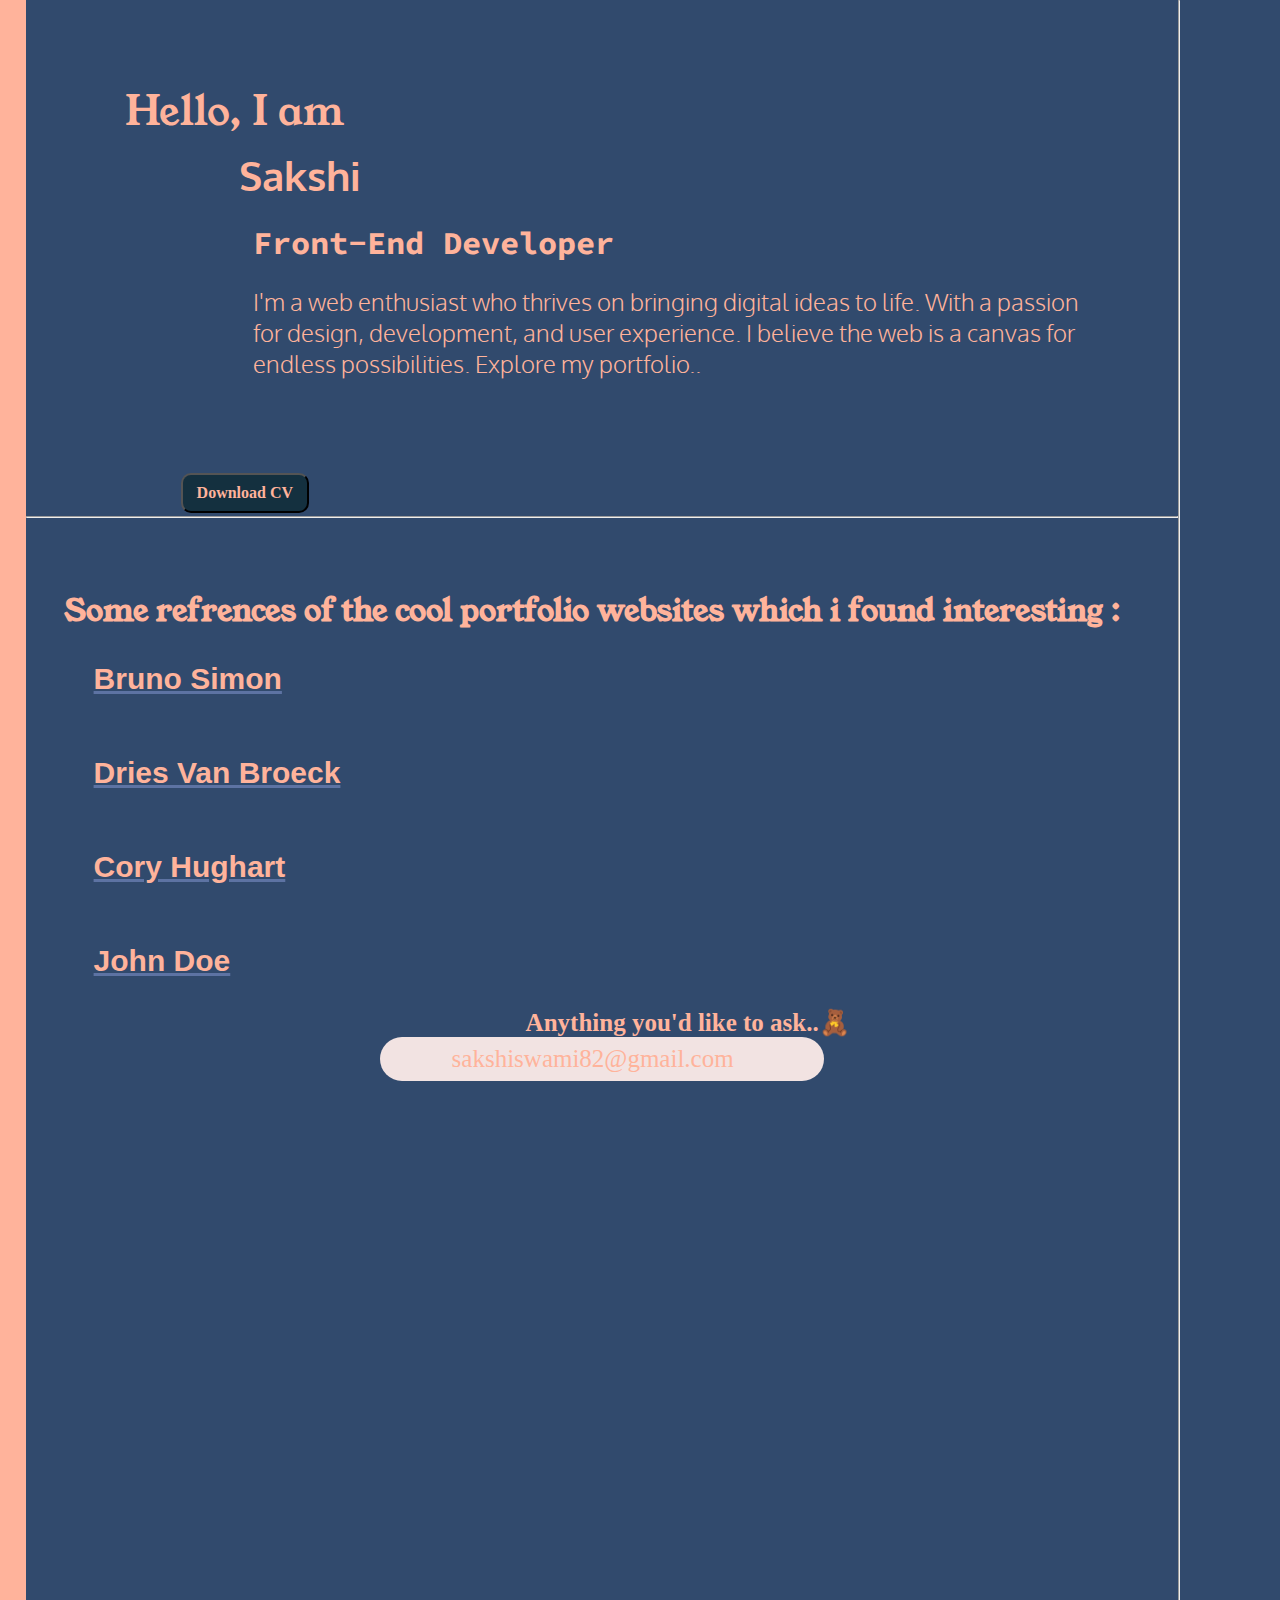
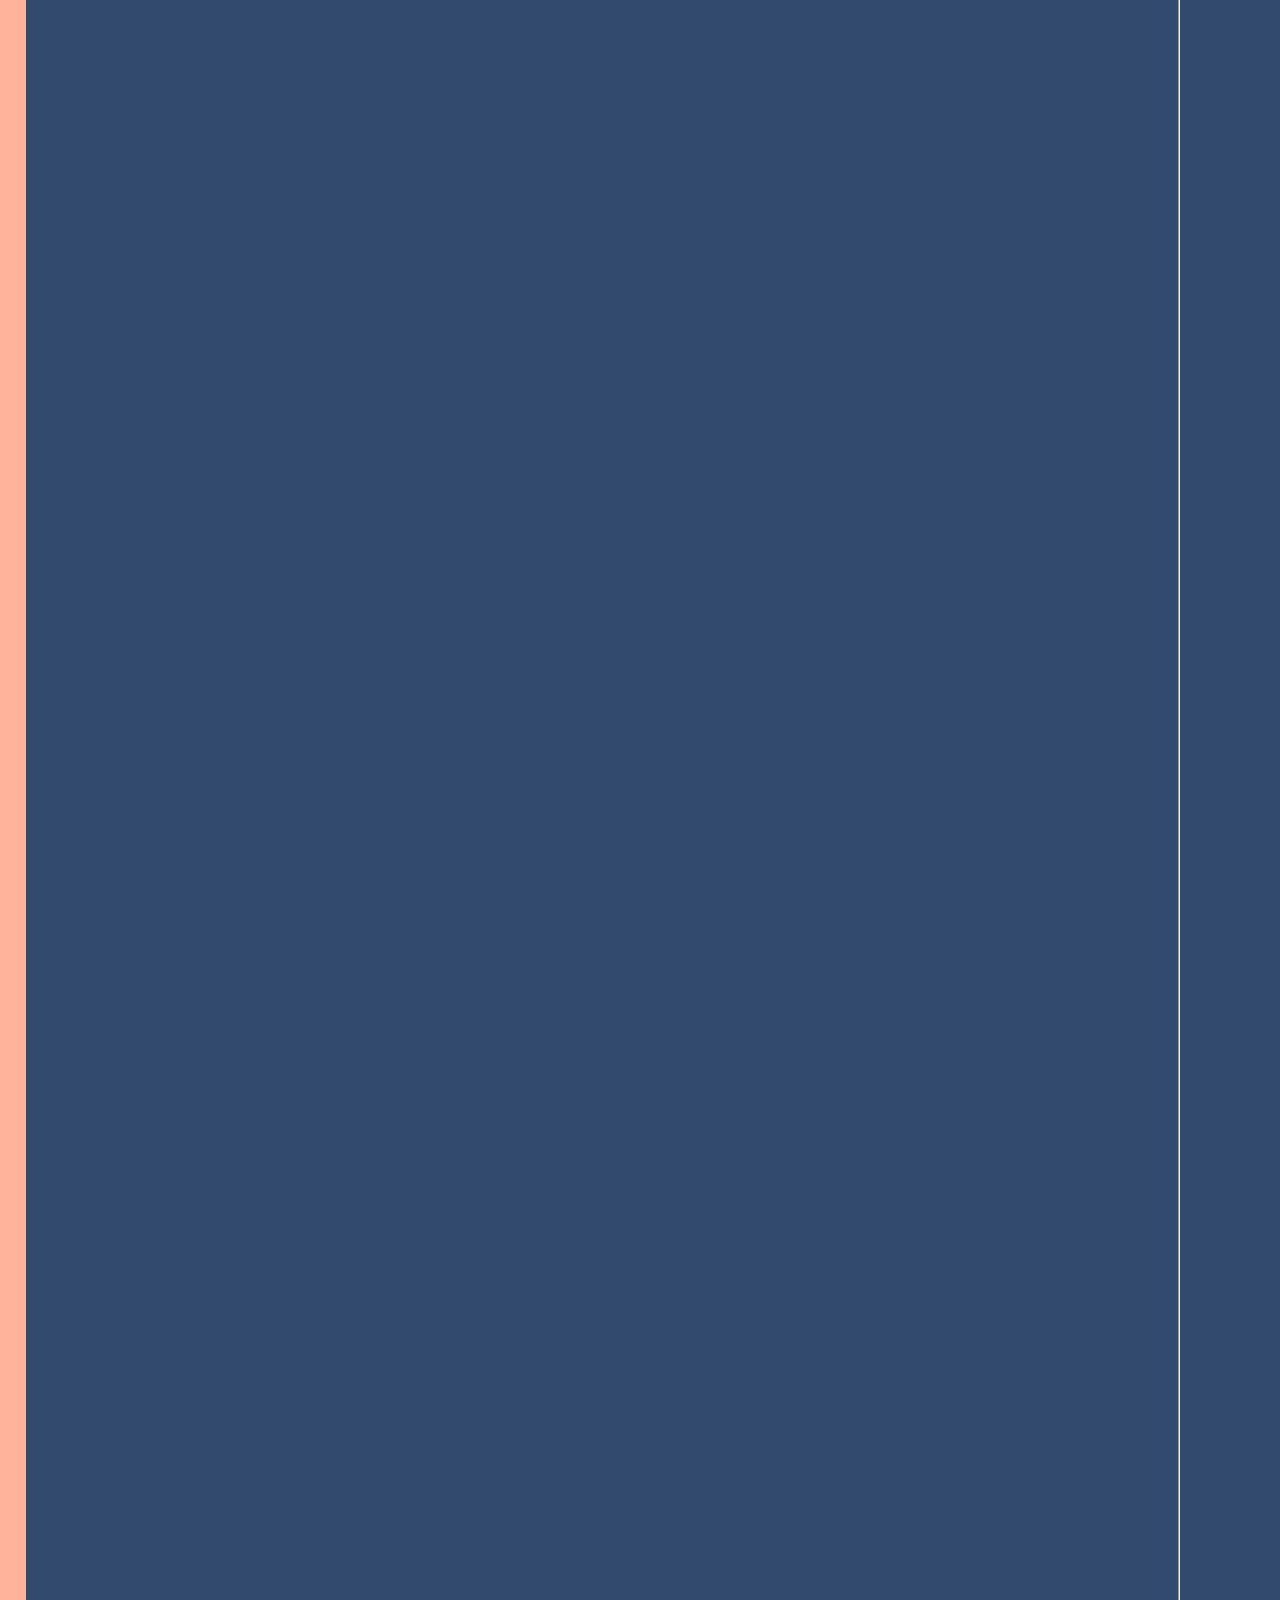
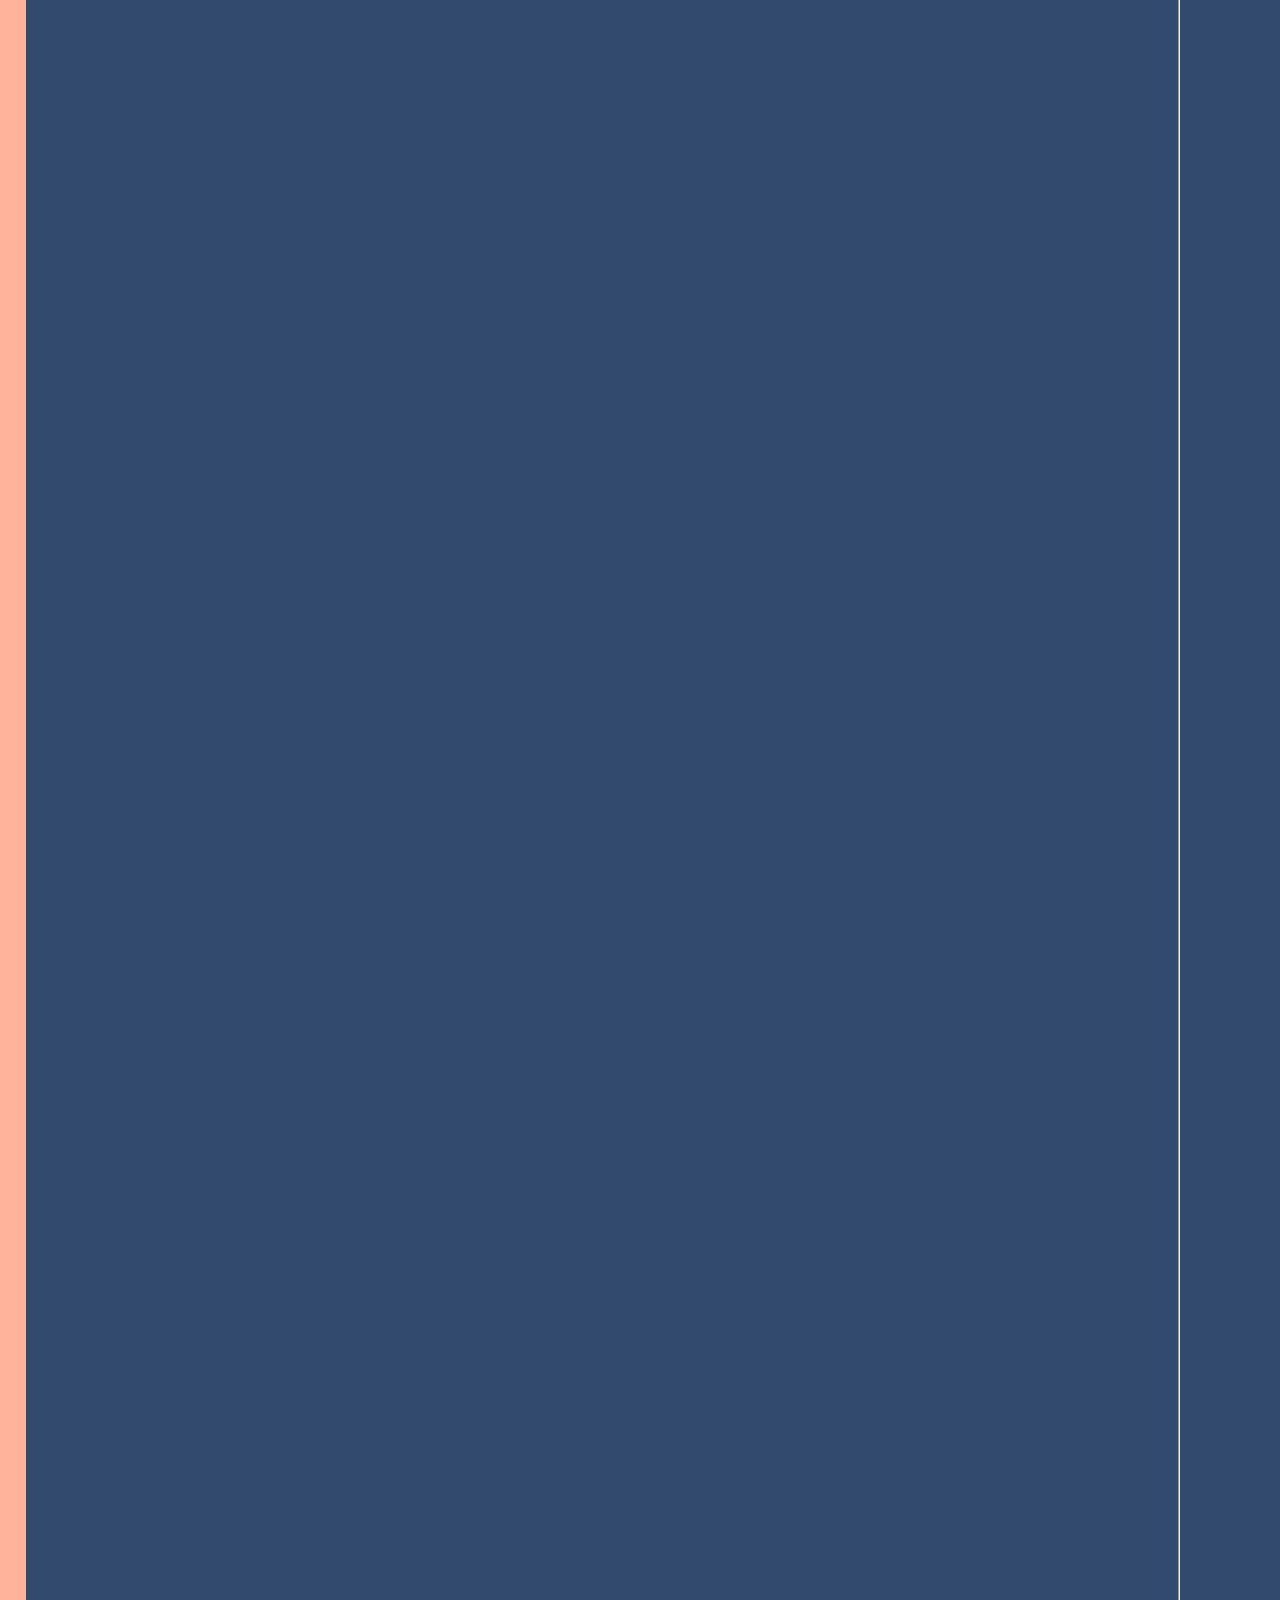
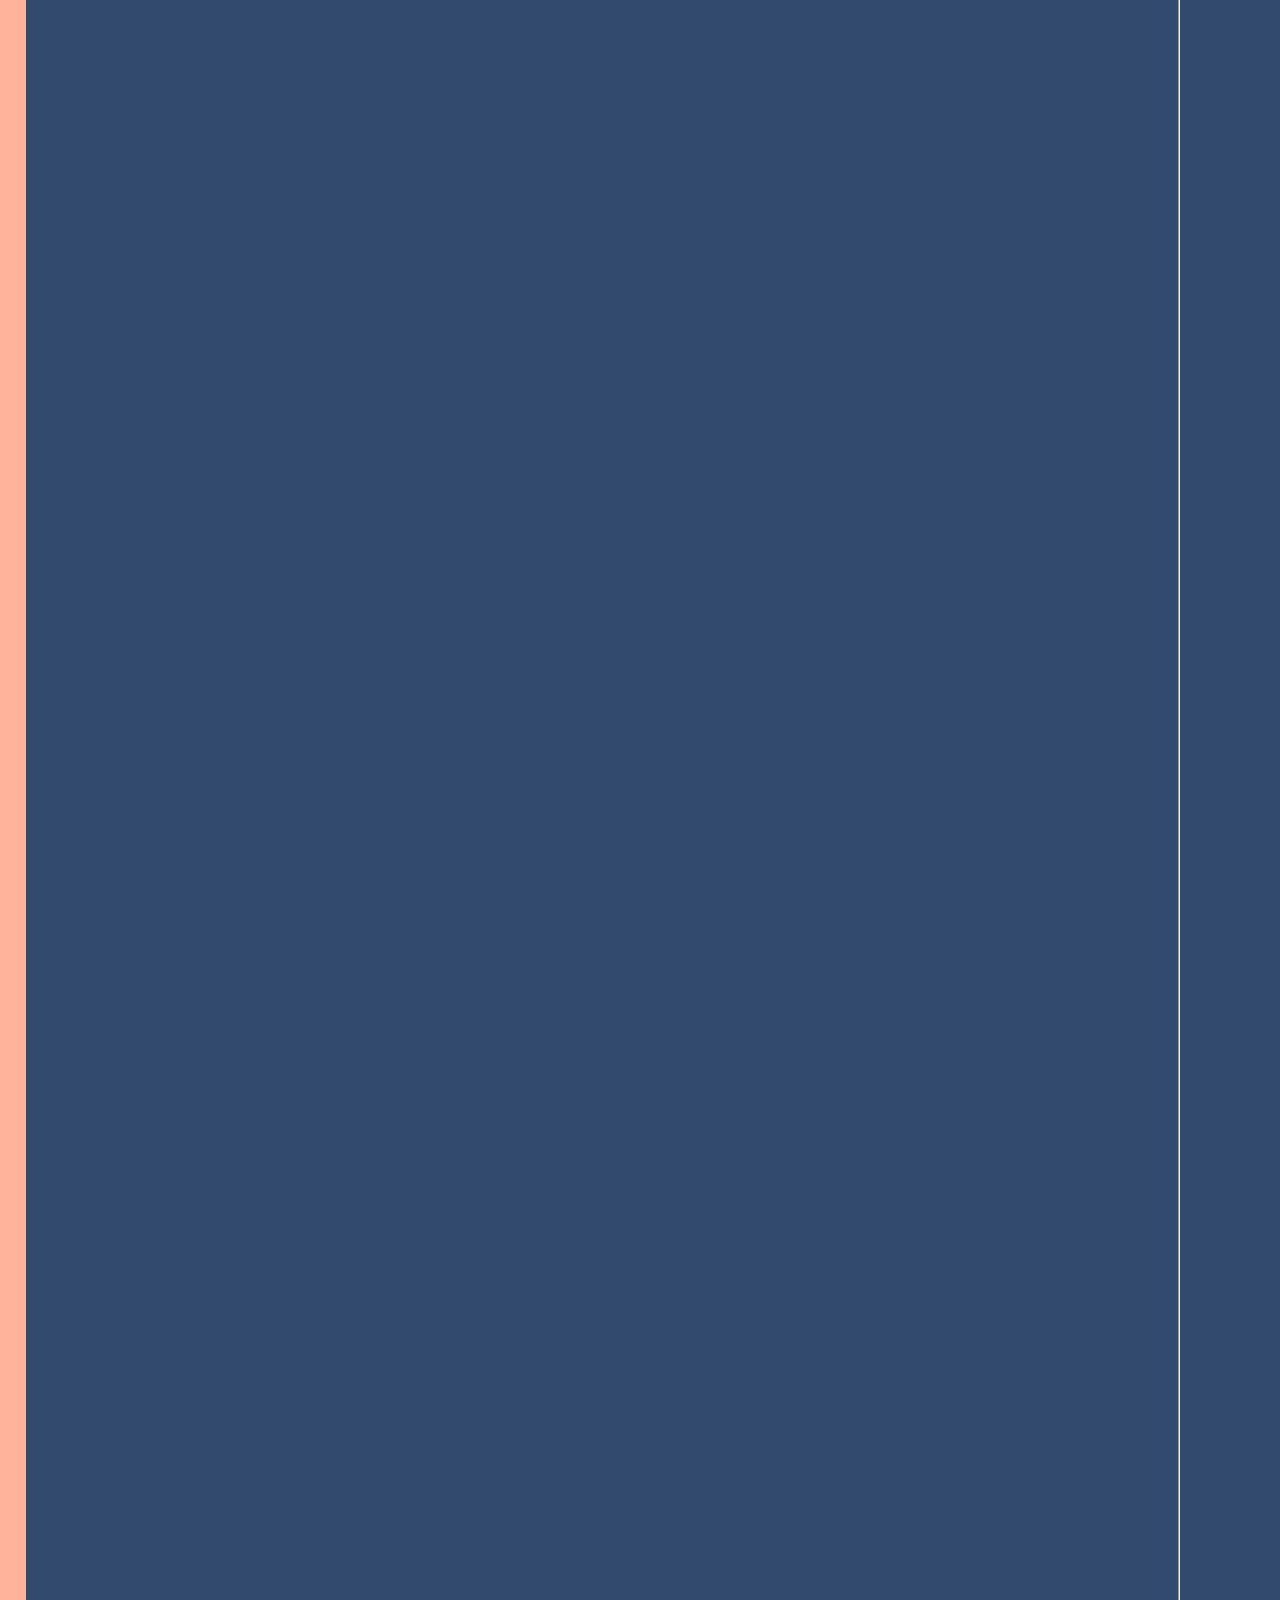
<file: about.html>
<!DOCTYPE html>
<html lang="en">
<head>
    <meta charset="UTF-8">
    <meta name="viewport" content="width=device-width, initial-scale=1.0">
    <title> MY | PORTFOLIO,  WEB DEVELOPER ENTHUSIAST</title>
    <link rel="stylesheet" href="stylee.css">
    <link rel="icon" href="ice.png">
    <script src="https://cdn.lordicon.com/bhenfmcm.js"></script>
    <script src="https://cdn.lordicon.com/lordicon-1.1.0.js"></script>
    <script src="https://cdn.lordicon.com/lordicon-1.1.0.js"></script>
    <script src="app.js"></script>
</head>
<body>
    <div class="container">
        <div class="head">
            <span></span>
            <span></span>
            <span></span>
         </div>
        <div class="sidebar Hide">
        <nav>
                <ul style ="list-style-type: none;">
                    <li> <a href="project.html"> Projects</a></li>
                    <li> <a href="home.html"> Home</a></li>
                    <li> <a href="about.html">About Me</a> </li>
                  </ul>
            </nav>
           </div>
           <div class="main">
    <lord-icon class="wine" src="https://cdn.lordicon.com/xlrvqbwc.json"
    trigger="loop"
    colors="outline:#121331,primary:#92140c,secondary:#ebe6ef"
    stroke="200"
    style="width:100px;height:50px">
</lord-icon>
            
            <div class="infocontainer">
                <div class="infodev">
             <div class="Hello"> Hello, I am </div>
            <div class="name">Sakshi</div>    
            <div class="about"> <strong>Front-End Developer </strong></div>
            <div class="mabout"> I'm a web enthusiast who thrives on bringing digital ideas to life. With a passion for design, development, and user experience. I believe the web is a canvas for endless possibilities. Explore my portfolio..  </div>
            </div>
                <div class="devpic"> <img src="pp.jpeg" alt="image" /> </div>
            </div>
            <div class="buttons"> 
                <a href="indeex.html" target="_blank">
                  <button>  Download CV </button></a>
                  <hr>
                  <section class="right" draggable="true">
                    <lord-icon class="moon"
                    src="https://cdn.lordicon.com/rkdmmfff.json"
                    trigger="hover"
                    style="width:100px;height:100px">
                </lord-icon>
                </section>

                <section class="blog">
                    <h2> Some refrences of the cool portfolio websites  which i found interesting :  </h2>
                    <ul style="list-style-type: none;">
                   <li> <a href="https://bruno-simon.com/"> Bruno Simon</a></li>
                   <li><a href="https://www.driesvanbroeck.be/"> Dries Van Broeck</a></li>
                    <li> <a href="https://coryhughart.com/"> Cory Hughart</a></li>
                        <li> <a href="https://animated-head-portfolio.netlify.app/"> John Doe</a></li>
                </ul>
                </section>
                <footer class="foot">
                    <h2 class="foot-text"> Anything you'd like to ask..&#129528</h2>
                    <div class="search">
                        <a href="mailto:sakshiswami82@gmail.com">sakshiswami82@gmail.com</a>
                        <lord-icon class="email"
    src="https://cdn.lordicon.com/ehqamvzt.json"
    trigger="loop"
    delay="2000"
    style="width:80px;height:80px">
</lord-icon>

                    </div>
                   
                </footer>
                
             </div>
            
        </div>
        <hr>
       
    </div>

    
   
    <script src="app.js"></script>
      
</body>
</html>
</file>
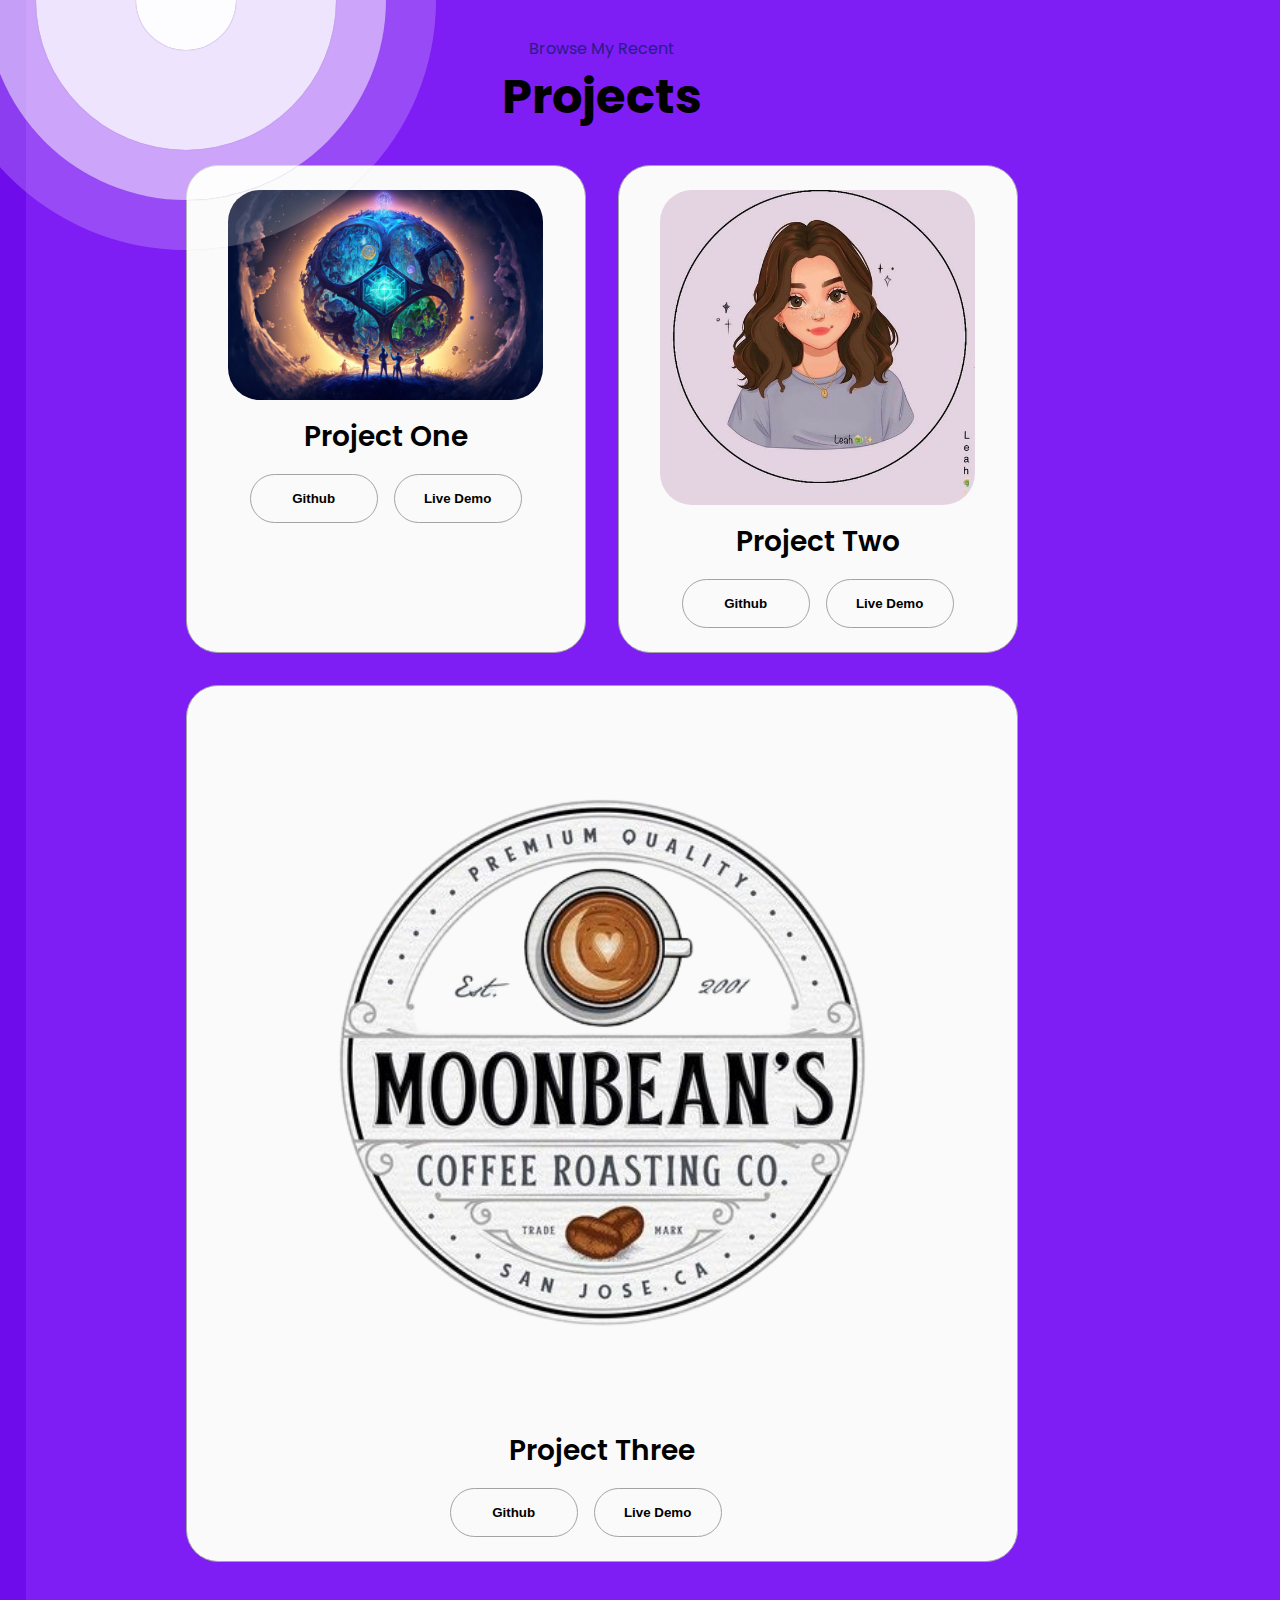
<file: project.html>
<!DOCTYPE html>
<html lang="en">
<head>
    <meta charset="UTF-8">
    <meta name="viewport" content="width=device-width, initial-scale=1.0">
    <title> MY | PORTFOLIO,  WEB DEVELOPER ENTHUSIAST</title>
    <link rel="stylesheet" href="project.css">
    <link rel="icon" href="donut.png">
    <script src="https://cdn.lordicon.com/bhenfmcm.js"></script>
    <script src="app.js"></script>
</head>
<body>
    
    
    <div class="container">
        <div class="head">
           <span></span>
           <span></span>
           <span></span>
        </div>
        <div class="sidebar Hide">
            <nav>
                <ul style="list-style-type:none">
                    <li> <a href="project.html"> Projects</a></li>
                    <li> <a href="home.html"> Home</a></li>
                    <li> <a href="about.html">About Me</a> </li>
                  </ul>
            </nav>
           </div>
           <div class="main">
    <lord-icon class="wine" src="https://cdn.lordicon.com/xlrvqbwc.json"
    trigger="loop"
    colors="outline:#121331,primary:#92140c,secondary:#ebe6ef"
    stroke="150"
    style="width:100px;height:50px">
</lord-icon>
            
<section id="projects">
    <p class="section__text__p1">Browse My Recent</p>
    <h1 class="title">Projects</h1>
    <div class="experience-details-container">
      <div class="about-containers">
        <div class="details-container color-container">
          <div class="article-container">
            <img
              src="gen.jpg"
              alt="Project 1"
              class="project-img"
            />
          </div>
          <h2 class="experience-sub-title project-title">Project One</h2>
          <div class="btn-container">
            <button
              class="btn btn-color-2 project-btn"
        onclick="javascript:window.open('https://github.com/Sakshi0128', '_blank')"
         >
              Github
            </button>
            <button
              class="btn btn-color-2 project-btn"
              onclick="javascript:window.open('http://adv3enturexyzz.netlify.app/', '_blank')" 
            >
              Live Demo
            </button>
          </div>
        </div>
        <div class="details-container color-container">
          <div class="article-container">
            <img
              src="fav.jpg"
              alt="Project 2"
              class="project-img1"
            />
          </div>
          <h2 class="experience-sub-title project-title">Project Two</h2>
          <div class="btn-container">
            <button
              class="btn btn-color-2 project-btn"
              onclick="javascript:window.open('https://github.com/Sakshi0128/portfolio', '_blank')"
            >
              Github
            </button>
            <button
              class="btn btn-color-2 project-btn"
              onclick="javascript:window.open('https://jportfoolio.netlify.app/', '_blank')"
            >
              Live Demo
            </button>
          </div>
        </div>
        <div class="details-container color-container">
          <div class="article-container">
            <img
              src="retro.jpg"
              alt="Project 3"
              class="project-img2"
            />
          </div>
          <h2 class="experience-sub-title project-title">Project Three</h2>
          <div class="btn-container">
            <button
              class="btn btn-color-2 project-btn"
              onclick="javascript:window.open('https://github.com/Sakshi0128/indinternproject.io', '_blank')"
            >
              Github
            </button>
            <button
              class="btn btn-color-2 project-btn"
              onclick="javascript:window.open('https://moonbeanscoffee.netlify.app/', '_blank')"
            >
              Live Demo
            </button>
<span id="ele"></span>
<p></p>

</div>   
        </div>
    </div>
     <div class="ripple-background">
        <div class="circle xxlarge shade1"></div>
        <div class="circle xlarge shade2"></div>
        <div class="circle large shade3"></div>
        <div class="circle mediun shade4"></div>
        <div class="circle small shade5"></div>
      </div> 
      
    <script src="app.js"></script>
  
</body>
</html>
</file>
<file: stylee.css>
@import url('https://fonts.googleapis.com/css2?family=Oxygen&display=swap');
@import url('https://fonts.googleapis.com/css2?family=Oxygen&family=Source+Code+Pro:wght@300&display=swap');
@import url('https://fonts.googleapis.com/css2?family=Oxygen&family=Source+Code+Pro:wght@300;700&family=Young+Serif&display=swap');


* {
    margin: 0;
    padding: 0;
}

/* html {
    scroll-behavior: smooth;
} */

body {
    background-color: #314a6d;
}

.wine {
    color: primary#121331 secondary#911710;
    top: -3px;
    left: -31px;
    position: absolute;
    cursor: pointer;
    height: 0px;
}

.Hide {
    transform: translate(-440px, 0);
    position: absolute;
}

.sidebar {
    background-color: #5d73a3;
    font-family: 'Oxygen', sans-serif;
    height: 1000vw;
    font-size: 20px;
    transition: transform 0.4s ease-in-out;
    ;
    /* position: absolute; */
}

.head {
    padding: 1%;
    background-color: #ffb39b;
    /* margin:0 auto; */
    height: 1000vw;
}

.sidebar nav {
    padding: 15px;

}

.sidebar nav li {
    padding: 30px;
}

.sidebar nav li a {
    text-decoration:underline ;
  text-decoration-color:#5d73a3 ;
    color: #ffb39b;
    font-weight: bold;
    font-family: 'Segoe UI', Tahoma, Geneva, Verdana, sans-serif;
}

.sidebar nav li a:hover {
    color: #ff5f5f;
    font-size: 25px;
}

.sidebar:hover {
    background-color: #14303f;
}

.main {
    /* background-color: #0b0b0bfc; */
    width: 90vw;
    /* background-color: #6d0303; */
}

.container {
    display: flex;
}

.infocontainer {
    background-color: #314a6d;
    height: 50vh;
    width: 80vw;
    margin: 147px auto;
    display: flex;
    justify-content: space-around;

}

.devpic img {

    width: 380px;
    height: 400px;
    border-radius: 50%;
    border: 2px solid white;
    margin-top: -136px;
    margin-right: -2px;
    box-shadow: 0 0 1rem rgb(243, 239, 239), inset 0 0 .5em white;
    overflow: clip;
    animation: drop 500ms infinite alternate ease-in ;
}
@keyframes drop {
	0% {
		opacity: 0;
		transform: translateY(-80px);
	}
	100% {
		opacity: 1;
		transform: translateX(0px);
	}
}


/* .intro{
    margin: 0 20px;
} */

.infodev {
    display: flex;
    justify-content: center;
    flex-direction: column;
    font-family: 'Source Code Pro', monospace;
    margin: 0 8px;
    font-size: 16px;
}

.Hello {
    font-size: 2.5em;
    color: #ffb39b;
    font-family: 'Young Serif', serif;
    margin-top: 50px;
    margin-left: 38px;
}

.name {

    font-size: 2.5em;
    font-family: 'Oxygen', sans-serif;
    font-weight: bold;
    color: #ffb39b;
    margin-left: 141px;
    margin-top: 10px;

}

.about {
    margin-top: 23px;
    font-size: 2em;
    color: #ffb39b;
    margin-left: 155px;

}

.mabout {
    color: #ffb39b;
    font-family: 'Oxygen', sans-serif;
    font-size: 1.5em;
    margin-top: 23px;
    margin-left: 155px;
    font-weight: lighter;
}

.buttons {
    margin-top: 34px;
    font-size: 10px;
}

.buttons button {
    border-radius: 10px;
    padding: 9px 14px;
    color: #ffb39b;
    background-color: #14303f;
    font-weight: bold;
    font-size: 2em;
    margin: 3px;
    transition: all 300ms ease;
    cursor: pointer;
    margin-left: 155px;
    font-family: 'Times New Roman', Times, serif;
}

.buttons button:hover {
    background-color: #ffb39b;
    color: #14303f;
    font-size: large;

}
.buttons{
    margin-top: -34px;
}

.right{
    margin-top: 1vw;
    margin-left: 28vw;
    padding: 0;
    }
.moon{
    width: 68px; height: 67px;
    margin-left: 50vw;
}


.blog {
    font-size: 2.5em;
    color: #ffb39b;
    font-family: 'Young Serif', serif;
    margin-top: 50px;
    margin-left: 38px;
}
.blog li{
    padding: 30px;
}
.blog li a {
    text-decoration:underline ;
  text-decoration-color:#5d73a3 ;
    color: #ffb39b;
    font-weight: bold;
    font-size: 30px;
    font-family: 'Segoe UI', Tahoma, Geneva, Verdana, sans-serif;
}

.blog li a:hover {
    color: #ff5f5f;
    font-size: 35px;
}

.blog:hover {
    background-color: #14303f;
}
.search{ 
        /* position: absolute; */
     border-radius: 40px;
    padding: 22px;
    margin: auto;
    display: flex;
    background-color: #f2e3e2;
    width: 32vw;
    height: 0px;
    align-items: center;
}
    
.search:hover{
    background-color: #121331;
    color: #ff5f5f;
}
.foot-text{
    margin-left: 550px;
    color: #ffb39b;
    font-size: 25px;
}
.search a{
    font-size: 30px;
    color: #ffb39b;
    text-decoration: none;
   margin-left: 50px;
}
.email{
    width: 20px;
} 


@media only screen and (min-width: 1200px) and (max-width: 1400px) {

    /* *{
        margin: 0;
        padding: 0;
} */
    /* body {
        overflow-y: scroll;
    } */

    .infodev {
        font-size: 1em;
    }

    .buttons {
        font-size: 8px;
       margin-top:-274px ; 
    }

    .mabout {
        flex-wrap: wrap;

    }

    .sidebar,
    .head {
        height: 500vw;
    }

    .Hello {
        margin-top: -22vw;
    margin-left: 27px;
        flex-wrap: wrap;
    }

    /* .intro{
    margin: 50px 8px;
}  */
    .devpic img {
        display: none;
    }
}
.search{
    /* position: absolute; */
    border-radius: 40px;
    padding: 22px;
    margin: auto;
    display: flex;
    background-color: #f2e3e2;
    width: 38vw;
    height: 0px;
    align-items: center;
}
    
.search:hover{
    background-color: #121331;
    color: #ff5f5f;
}
.foot-text{
    margin-left: 418px;
    color: #ffb39b;
    font-size: 25px;
}
.search a{
    font-size: 30px;
    color: #ffb39b;
    text-decoration: none;
   margin-left: 50px;
}
.email{
    width: 20px;
}

@media only screen and (min-width: 600px) and (max-width: 1200px) {

    /* *{
        margin: 0;
        padding: 0;
} */
    body {
        overflow-y: scroll;
    }

    .infodev {
        font-size: 1em;
    }

    /* .buttons button{
    margin-left: 98px;
    margin-top: 20px;
    font-size: 8px;
    } */
    .buttons {
        margin-top: -352px;
    }

    .buttons button {
        font-size: 20px;

    }

    .mabout {
        flex-wrap: wrap;
        margin-top: 15px;
        margin-left: 25px;

    }

    .sidebar,
    .head {
        height: 500vw;
    }

    .name {
        margin-bottom: -8px;
        margin-left: 66px;
    }

    .Hello {
        margin-top: -44vw;
        margin-left: 10px;
        flex-wrap: wrap;
    }

    /* .intro{
    margin: 50px 8px;
}  */
    .devpic img {
        width: 200px;
        height: 200px;
        margin-left: -78px;
    }
}

.search{
    /* position: absolute; */
    border-radius: 40px;
    padding: 22px;
    margin: auto;
    display: flex;
    background-color: #f2e3e2;
    width: 70vw;
    height: 0px;
    align-items: center;
}
    
.search:hover{
    background-color: #121331;
    color: #ff5f5f;
}
.foot-text{
    margin-left: 165px;
    color: #ffb39b;
    font-size: 25px;
}
.search a{
    font-size: 25px;
    color: #ffb39b;
    text-decoration: none;
   margin-left: 50px;
}
 .email{
    margin-left: 44px;
} 
@media only screen and (min-width: 300px) and (max-width: 600px) {

    /* *{
        margin: 0;
        padding: 0;
} */
    body {
        overflow-y: scroll;
    }

    .infodev {
        font-size: 1em;
    }

    .buttons {
        font-size: 8px;
    }

    .mabout {
        flex-wrap: wrap;

    }

    .sidebar,
    .head {
        height: 500vw;
    }

    .Hello {
        margin-top: 74vw;
        margin-left: 52px;
        font-size: 30px;

    }

    .name {
        margin-top: 10px;
        margin-left: 86px;
        font-size: 29px;
    }

    .about {

        margin-left: 52px;

    }

    .mabout {
        margin-bottom: 70vw;
        margin-left: 46px;
        flex-wrap: wrap;
        font-size: 24px;
    }

    .buttons button {

        margin-left: 98px;
        margin-top: 20px;
    }

    /* .intro{
    margin: 50px 8px;
}  */
    .devpic img {
        display: none;
    }
    .moon {
        width: 68px;
        height: 67px;
        margin-left: 40vw
}
}
.search{
    /* position: absolute; */
    border-radius: 40px;
    padding: 22px;
    margin: auto;
    display: flex;
    background-color: #f2e3e2;
    width: 86vw;
    height: 0px;
    align-items: center;
}
    
.search:hover{
    background-color: #121331;
    color: #ff5f5f;
}
.foot-text{
    margin-left: 32px;
    color: #ffb39b;
    font-size: 22px;
}
.search a{
    font-size: 25px;
    color: #ffb39b;
    text-decoration: none;
   margin-left: 2px;
}
 .email{
    margin-left: 12px;
} 

/* @media (max-width:933px){
    .Hello{
        margin-top: -24vw;
        margin-left: 10px;
 }
 
.name{
    margin-top: -24vw;
    margin-left: 10px;
}
.about{
    margin-top: -24vw;
    margin-left: 10px;}
.mabout{
    margin-top: -24vw;
        margin-left: 10px;
}
.buttons{
    margin-top: 40px;
}
} */
@media only screen and (max-width:1600px )and (orientation: landscape){
    .search{
        /* position: absolute; */
        border-radius: 40px;
        padding: 22px;
        margin: auto;
        display: flex;
        background-color: #f2e3e2;
        width: 400px;
        height: 0px;
        align-items: center;
    }
        
    .search:hover{
        background-color: #121331;
        color: #ff5f5f;
    }
    .foot-text{
        margin-left: 20em;
        color: #ffb39b;
        font-size: 25px;
    }
    .search a{
        font-size: 25px;
        color: #ffb39b;
        text-decoration: none;
       margin-left:50px;
    }
     .email{
        margin-left: 12px;
    } 

}
</file>
<file: project.css>
@import url('https://fonts.googleapis.com/css2?family=Oxygen&display=swap');
@import url('https://fonts.googleapis.com/css2?family=Oxygen&family=Source+Code+Pro:wght@300&display=swap');
@import url("https://fonts.googleapis.com/css2?family=Poppins:wght@300;400;500;600&display=swap");

* {
  margin: 0;
  padding: 0;
}

body {
  /* background-color: black; */
  /* overflow-y: hidden; */
  font-family: "Poppins", sans-serif;
  
}

.wine {
  color: primary#121331 secondary#911710;
  top: -3px;
  left: -31px;
  position: absolute;
  cursor: pointer;
  height: 0px;
}

.Hide {
  transform: translate(-440px, 0);
  position: absolute;
}

.nav {
  justify-content: space-around;
  align-items: center;
  height: 17vh;
}

.sidebar {
  background-color: #5d73a3;
  font-family: 'Oxygen', sans-serif;
  height: 210vw;
  font-size: 25px;
  transition: transform 0.4s ease-in-out;
  /* position: absolute; */
}

.sidebar nav {
  padding: 15px;

}

.sidebar nav li {
  padding: 30px;
}

.sidebar nav li a {
  text-decoration:underline ;
  text-decoration-color:#5d73a3 ;
  color: #ffb39b;
  font-weight: bold;
    font-family: 'Segoe UI', Tahoma, Geneva, Verdana, sans-serif;
}

.sidebar nav li a:hover {
  color:#ff5f5f;
  font-size: 30px;
}

.sidebar:hover {
  background-color: #14303f;
}

.main {
  /* background-color: #0b0b0bfc; */
  width: 90vw;
}

.container {
  display: flex;
}

.infocontainer {

  background-color: #6d0303;
  height: 56vh;
  width: 68vw;
  margin: 147px auto;
  display: flex;
  justify-content: space-around;

}

.devpic img {
  width: 300px;
  height: 55vh;
  border-radius: 10%;
  margin-top: 20px;
  box-shadow: 0 0 1rem black, inset 0 0 .5em white;
  overflow: clip;

}

.intro {
  margin: 0 40px;

}

.head {
  padding: 1%;
  background-color: #6f0beaf4;
  /* margin:0 auto; */
  height: 210vw;
}

.infodev {
  display: flex;
  justify-content: center;
  flex-direction: column;
  font-family: 'Source Code Pro', monospace;
  margin: 0 40px;

}

#element {
  font-size: 2.5em;
  font-weight: 1000;
  color: white;
  font-family: 'Source Code Pro', monospace;
  /* margin-top:2px;
  margin-left: 12px; */

}

#ele {
  font-style: italic;
  font-weight: bolder;
  font-size: 3em;
}

.name {

  font-size: 2.5em;
  font-family: 'Oxygen', sans-serif;
  font-weight: bold;
  color: white;
  margin-left: 155px;

}

.about {
  margin-top: 23px;
  font-size: 2em;
  color: white;
  margin-left: 155px;
}

.mabout {
  color: white;
  font-family: 'Source Code Pro', monospace;
  font-size: 2.2em;
  margin-top: 23px;
  margin-left: 155px;
}

.buttons {
  margin-top: 34px;
}

.buttons button {
  border-radius: 10px;
  padding: 9px 14px;
  color: white;
  background-color: rgb(99, 138, 33);
  font-weight: bold;
  margin: 0 3px;
  cursor: pointer;
  font-family: 'Times New Roman', Times, serif;
}

.buttons button:hover {
  background-color: #ffffff;

  color: rgb(99, 138, 33);
  font-size: large;

}


@media (max-width: 1100px) {
  * {
    margin: 0;
    padding: 0;
  }

}

/* Background animation */
body {
  background: #7913f5f4;
}


.circle {
  position: absolute;
  border-radius: 50%;
  background: white;
  animation: ripple 15s infinite;
  box-shadow: 0px 0px 1px 0px #7e54b1f4;
}

.small {
  width: 200px;
  height: 200px;
  left: -100px;
  bottom: -100px;
}

.medium {
  width: 400px;
  height: 400px;
  left: -200px;
  bottom: -200px;
}

.large {
  width: 600px;
  height: 600px;
  left: -300px;
  bottom: -300px;
}

.xlarge {
  width: 800px;
  height: 800px;
  left: -400px;
  bottom: -400px;
}

.xxlarge {
  width: 1000px;
  height: 1000px;
  left: -500px;
  bottom: -500px;
}

.shade1 {
  opacity: 0.2;
}

.shade2 {
  opacity: 0.5;
}

.shade3 {
  opacity: 0.7;
}

.shade4 {
  opacity: 0.8;
}

.shade5 {
  opacity: 0.9;
}

@keyframes ripple {
  0% {
    transform: scale(0.8);
  }

  50% {
    transform: scale(1.2);
  }

}

p {
  color: rgb(41, 28, 136);
}

/* TRANSITION */
.btn {
  transition: all 300ms ease;
}

/* SECTIONS */
section {
  padding-top: 4vh;
  height: 96vh;
  margin: 0 10rem;
  box-sizing: border-box;
  min-height: fit-content;
}

.section-container {
  display: flex;
}

/* PROFILE SECTION */

#profile {
  display: flex;
  justify-content: center;
  gap: 5rem;
  height: 80vh;
}

.section__pic-container {
  display: flex;
  height: 400px;
  width: 400px;
  margin: auto 0;
}

/* .section__pic-container img{
    border-radius: 50%;
    width: 400px;
    height: 400px;
} */
/* #sec{
    /* border-radius: 5%; */
/* width: 400px;
    height: 400px; */


.section__text {
  align-self: center;
  text-align: center;
}

.section__text p {
  font-weight: 600;
}

.section__text__p1 {
  text-align: center;
}

.section__text__p2 {
  font-size: 1.75rem;
  margin-bottom: 1rem;
}

.title {
  font-size: 3rem;
  text-align: center;
}

#socials-container {
  display: flex;
  justify-content: center;
  margin-top: 1rem;
  gap: 1rem;
}

/* ICONS */

.icon {
  cursor: pointer;
  height: 2rem;
}

/* BUTTONS */

.btn-container {
  display: flex;
  justify-content: center;
  gap: 1rem;
}

.btn {
  font-weight: 600;
  transition: all 300ms ease;
  padding: 1rem;
  width: 8rem;
  border-radius: 2rem;
}

.btn-color-1,
.btn-color-2 {
  border: rgb(53, 53, 53) 0.1rem solid;
}

.btn-color-1:hover,
.btn-color-2:hover {
  cursor: pointer;
}

.btn-color-1,
.btn-color-2:hover {
  background: rgb(53, 53, 53);
  color: white;
}

.btn-color-1:hover {
  background: rgb(0, 0, 0);
}

.btn-color-2 {
  background: none;
}

.btn-color-2:hover {
  border: rgb(255, 255, 255) 0.1rem solid;
}

.btn-container {
  gap: 1rem;
}

/* ABOUT SECTION */

#about {
  position: relative;
}

.about-containers {
  gap: 2rem;
  margin-bottom: 2rem;
  margin-top: 2rem;
}

.about-details-container {
  justify-content: center;
  flex-direction: column;
}

.about-containers,
.about-details-container {
  display: flex;
}

.about-pic {
  border-radius: 3%;
}


.details-container {
  padding: 1.5rem;
  flex: 1;
  background: white;
  border-radius: 2rem;
  border: rgb(53, 53, 53) 0.1rem solid;
  border-color: rgb(163, 163, 163);
  text-align: center;

}

.section-container {
  gap: 4rem;
  height: 80%;
}

.section__pic-container {
  height: 400px;
  width: 400px;
  margin: auto 0;

}

/* EXPERIENCE SECTION */

#experience {
  position: relative;
}

.experience-sub-title {
  color: rgb(85, 85, 85);
  font-weight: 600;
  font-size: 1.75rem;
  margin-bottom: 2rem;
}

.experience-details-container {
  display: flex;
  justify-content: center;
  flex-direction: column;
}

.article-container {
  display: flex;
  text-align: initial;
  flex-wrap: wrap;
  flex-direction: row;
  gap: 2.5rem;
  justify-content: space-around;
}

article {
  display: flex;
  width: 10rem;
  justify-content: space-around;
  gap: 0.5rem;
}

article .icon {
  cursor: default;
}

/* PROJECTS SECTION */

#projects {
  position: relative;
}

.color-container {
  border-color: rgb(163, 163, 163);
  background: rgb(250, 250, 250);
}

.project-img {
  border-radius: 2rem;
  position: relative;
  width: 90%;
  height: 90%;
  background-size: cover;
  background-repeat: no-repeat;
  transition: 1s ease-in-out;
}
.project-img:hover {
  background-image: url('images/logo.png');
}
.project-img1 {
  border-radius: 2rem;
  width: 90%;
  height: 90%;
  cursor: pointer;
}
.project-img2 {
  border-radius: 2rem;
  width: 90%;
  height: 90%;
}
.project-title {
  margin: 1rem;
  color: black;
}

.project-btn {
  color: black;
  border-color: rgb(163, 163, 163);
}


/* Media Query */
/* @media (max-width:670px) {
body{
  font-family: "Poppins", sans-serif;
}  */

@media only screen and (min-width: 1200px) and (max-width: 1400px) {
  .sidebar{
    height:500vw;
  }
  #profile {
    height: 83vh;
    margin-bottom: 6rem;
  }
  .about-containers {
    flex-wrap: wrap;
  }
  #projects {
    height: fit-content;
  }

  .circle {
    position: absolute;
    border-radius: 50%;
    background: white;
    animation: ripple 15s infinite;
    box-shadow: 0px 0px 1px 0px #7e54b1f4;
  }
  
  .small {
    width: 100px;
    height: 100px;
    right: -50px;
    top: -50px;
  }
  
  .medium {
    width: 200px;
    height: 200px;
    right: -100px;
    top: -100px;
  }
  
  .large {
    width: 300px;
    height: 300px;
    right: -150px;
    top: -150px;
  }
  
  .xlarge {
    width: 400px;
    height: 400px;
    right: -200px;
    top: -200px;
  }
  
  .xxlarge {
    width: 500px;
    height: 500px;
    right: -250px;
    top: -250px;
  }
  
  .shade1 {
    opacity: 0.2;
  }
  
  .shade2 {
    opacity: 0.5;
  }
  
  .shade3 {
    opacity: 0.7;
  }
  
  .shade4 {
    opacity: 0.8;
  }
  
  .shade5 {
    opacity: 0.9;
  }

  @keyframes ripple {
    0% {
      transform: scale(0.3);
    }
  
    50% {
      transform: scale(1);
    }
}

@media only screen and (min-width: 600px) and (max-width: 1200px)  {
  .sidebar{
    height:500vw;
  }
  
  #experience,
  .experience-details-container {
    margin-top: 2rem;
  }
  .section-container {
    display: block;
  }
  section,
  .section-container {
    height: fit-content;
  }
  section {
    margin: 0 5%;
  }
  .section__pic-container {
    width: 275px;
    height: 275px;
    margin: 0 auto 2rem;
  }
  .about-containers {
    margin-top: 0;
  }
  .circle {
    position: absolute;
    border-radius: 50%;
    background: white;
    animation: ripple 15s infinite;
    box-shadow: 0px 0px 1px 0px #7e54b1f4;
  }
  
  .small {
    width: 100px;
    height: 100px;
    left: -50px;
    right: -50px;
  }
  
  .medium {
    width: 200px;
    height: 200px;
    left: -100px;
    right: -100px;
  }
  
  .large {
    width: 300px;
    height: 300px;
    left: -150px;
    right: -150px;
  }
  
  .xlarge {
    width: 400px;
    height: 400px;
    left: -200px;
    right: -200px;
  }
  
  .xxlarge {
    width: 500px;
    height: 500px;
    left: -250px;
    right: -250px;
  }
  
  .shade1 {
    opacity: 0.2;
  }
  
  .shade2 {
    opacity: 0.5;
  }
  
  .shade3 {
    opacity: 0.7;
  }
  
  .shade4 {
    opacity: 0.8;
  }
  
  .shade5 {
    opacity: 0.9;
  }

  @keyframes ripple {
    0% {
      transform: scale(0.3);
    }
  
    50% {
      transform: scale(1);
    }
  
  }

}

@media only screen and (min-width: 300px) and (max-width: 600px)  {
  .sidebar{
    height:500vw;
  }
  article {
    font-size: 1rem;
  }
  
  .about-containers,
  .btn-container {
    flex-wrap: wrap;
  }
  .contact-info-container {
    margin: 0;
  }
  .contact-info-container p,
  .nav-links li a {
    font-size: 1rem;
  }
  .experience-sub-title {
    font-size: 1.25rem;
  }
  .section__pic-container {
    width: auto;
    height: 46vw;
    justify-content: center;
  }
  .section__text__p2 {
    font-size: 1.25rem;
  }
  .title {
    font-size: 2rem;
  }
  .text-container {
    text-align: justify;
  }
}


.circle {
  position: absolute;
  border-radius: 50%;
  background: white;
  animation: ripple 15s infinite;
  box-shadow: 0px 0px 1px 0px #7e54b1f4;
}

.small {
  width: 100px;
  height: 100px;
  left: -50px;
  right: -50px;
}

.medium {
  width: 200px;
  height: 200px;
  left: -100px;
  right: -100px;
}

.large {
  width: 300px;
  height: 300px;
  left: -150px;
  right: -150px;
}

.xlarge {
  width: 400px;
  height: 400px;
  left: -200px;
  right: -200px;
}

.xxlarge {
  width: 500px;
  height: 500px;
  left: -250px;
  right: -250px;
}

.shade1 {
  opacity: 0.2;
}

.shade2 {
  opacity: 0.5;
}

.shade3 {
  opacity: 0.7;
}

.shade4 {
  opacity: 0.8;
}

.shade5 {
  opacity: 0.9;
}

@keyframes ripple {
  0% {
    transform: scale(0.3);
  }

  50% {
    transform: scale(1);
  }
  100% {
    transform: scale(0.3) translateY(-60%) translateX(-60%);
    }

}
}


@media screen and (max-width: 1400px) {
  #profile {
    height: 83vh;
    margin-bottom: 6rem;
  }
  .about-containers {
    flex-wrap: wrap;
  }
  #contact,
  #projects {
    height: fit-content;
  }
}

@media screen and (max-width: 1200px) {
  #desktop-nav {
    display: none;
  }
  #hamburger-nav {
    display: flex;
  }
  #experience,
  .experience-details-container {
    margin-top: 2rem;
  }
  #profile,
  .section-container {
    display: block;
  }
  .arrow {
    display: none;
  }
  section,
  .section-container {
    height: fit-content;
  }
  section {
    margin: 0 5%;
  }
  .section__pic-container {
    width: 275px;
    height: 275px;
    margin: 0 auto 2rem;
  }
  .about-containers {
    margin-top: 0;
  }
}
/* For Different screens After testing */
@media screen and (max-width: 600px) {
  #contact,
  footer {
    height: 40vh;
  }
  #profile {
    height: 83vh;
    margin-bottom: 0;
  }
  article {
    font-size: 1rem;
  }
  footer nav {
    height: fit-content;
    margin-bottom: 2rem;
  }
  .about-containers,
  .contact-info-upper-container,
  .btn-container {
    flex-wrap: wrap;
  }
  .contact-info-container {
    margin: 0;
  }
  .contact-info-container p,
  .nav-links li a {
    font-size: 1rem;
  }
  .experience-sub-title {
    font-size: 1.25rem;
  }
  .logo {
    font-size: 1.5rem;
  }
  .nav-links {
    flex-direction: column;
    gap: 0.5rem;
    text-align: center;
  }
  .section__pic-container {
    width: auto;
    height: 46vw;
    justify-content: center;
  }
  .section__text__p2 {
    font-size: 1.25rem;
  }
  .title {
    font-size: 2rem;
  }
  .text-container {
    text-align: justify;
  }
}
</file>
